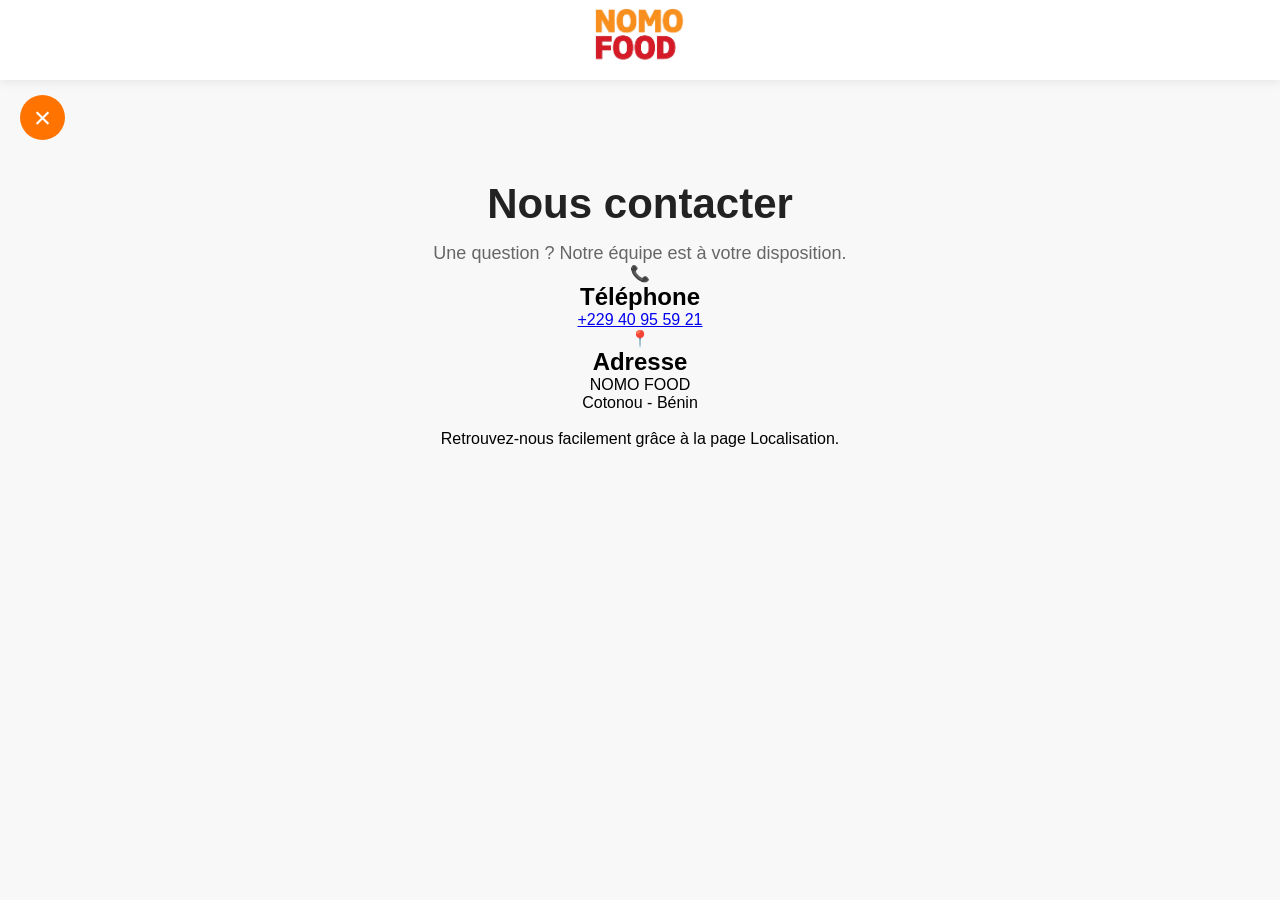
<file: contact.html>
<!DOCTYPE html>
<html lang="fr">
<head>

    <meta charset="UTF-8">

    <meta name="viewport" content="width=device-width, initial-scale=1.0">

    <title>Contact | NOMO FOOD</title>

    <link rel="stylesheet" href="contact.css">

</head>

<body>

<header class="navbar">

    <div class="logo">

        <a href="index.html">

            <img src="images/logo.png" alt="Logo NOMO FOOD">

        </a>

    </div>

</header>


<a href="index.html" class="back-btn">×</a>


<section class="contact">

    <h1>Nous contacter</h1>

    <p class="subtitle">

        Une question ? Notre équipe est à votre disposition.

    </p>


    <div class="contact-cards">

        <div class="contact-card">

            <div class="icon">📞</div>

            <h2>Téléphone</h2>

            <a href="tel:+22940955921">

                +229 40 95 59 21

            </a>

        </div>


        <div class="contact-card">

            <div class="icon">📍</div>

            <h2>Adresse</h2>

            <p>

                NOMO FOOD<br>

                Cotonou - Bénin<br><br>

                Retrouvez-nous facilement grâce à la page Localisation.

            </p>

        </div>

    </div>

</section>

</body>
</html>
</file>
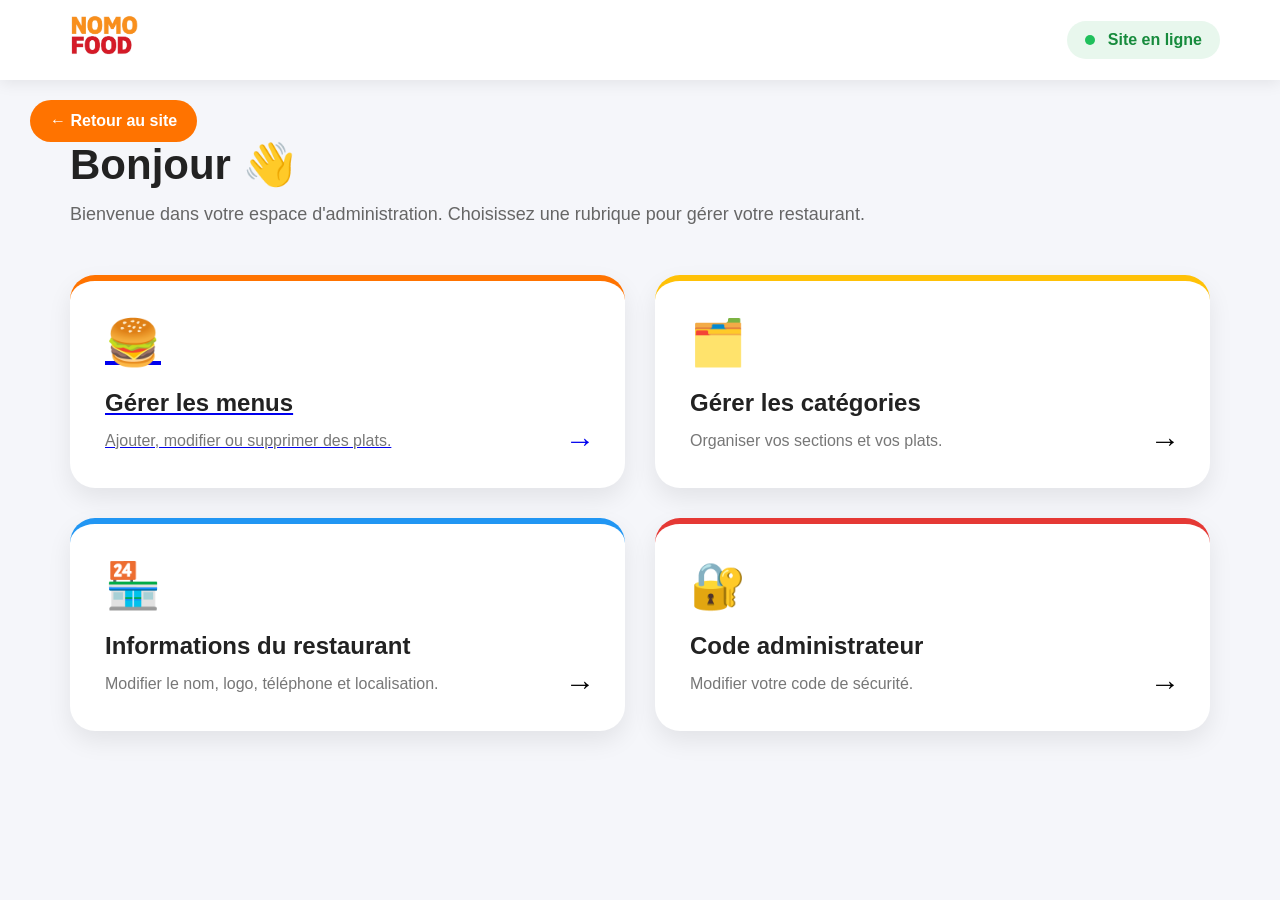
<file: dashboard.html>
<!DOCTYPE html>

<html lang="fr">

<head>

<meta charset="UTF-8">

<meta name="viewport" content="width=device-width, initial-scale=1.0">

<title>Administration - NOMO FOOD</title>

<link rel="stylesheet" href="dashboard.css">

</head>


<body>


<header class="dashboard-header">


    <div class="dashboard-logo">

        <img src="images/logo.png" alt="NOMO FOOD">

    </div>


    <div class="status">

        <span class="online-dot"></span>

        Site en ligne

    </div>


</header>

<a href="index.html" class="back-site">

    ← Retour au site

</a>



<main class="dashboard">


    <section class="welcome">


        <h1>
            Bonjour 👋
        </h1>


        <p>
            Bienvenue dans votre espace d'administration.
            Choisissez une rubrique pour gérer votre restaurant.
        </p>


    </section>



    <section class="dashboard-grid">



        <a href="menus-admin.html" class="admin-card menu-card">


            <div class="card-icon">

                🍔

            </div>


            <h2>
                Gérer les menus
            </h2>


            <p>
                Ajouter, modifier ou supprimer des plats.
            </p>


            <span class="arrow">
                →
            </span>


        </a>





        <div class="admin-card category-card">


            <div class="card-icon">

                🗂️

            </div>


            <h2>
                Gérer les catégories
            </h2>


            <p>
                Organiser vos sections et vos plats.
            </p>


            <span class="arrow">
                →
            </span>


        </div>





        <div class="admin-card info-card">


            <div class="card-icon">

                🏪

            </div>


            <h2>
                Informations du restaurant
            </h2>


            <p>
                Modifier le nom, logo, téléphone et localisation.
            </p>


            <span class="arrow">
                →
            </span>


        </div>





        <div class="admin-card security-card">


            <div class="card-icon">

                🔐

            </div>


            <h2>
                Code administrateur
            </h2>


            <p>
                Modifier votre code de sécurité.
            </p>


            <span class="arrow">
                →
            </span>


        </div>



    </section>



</main>




<script src="dashboard.js"></script>


</body>

</html>
</file>
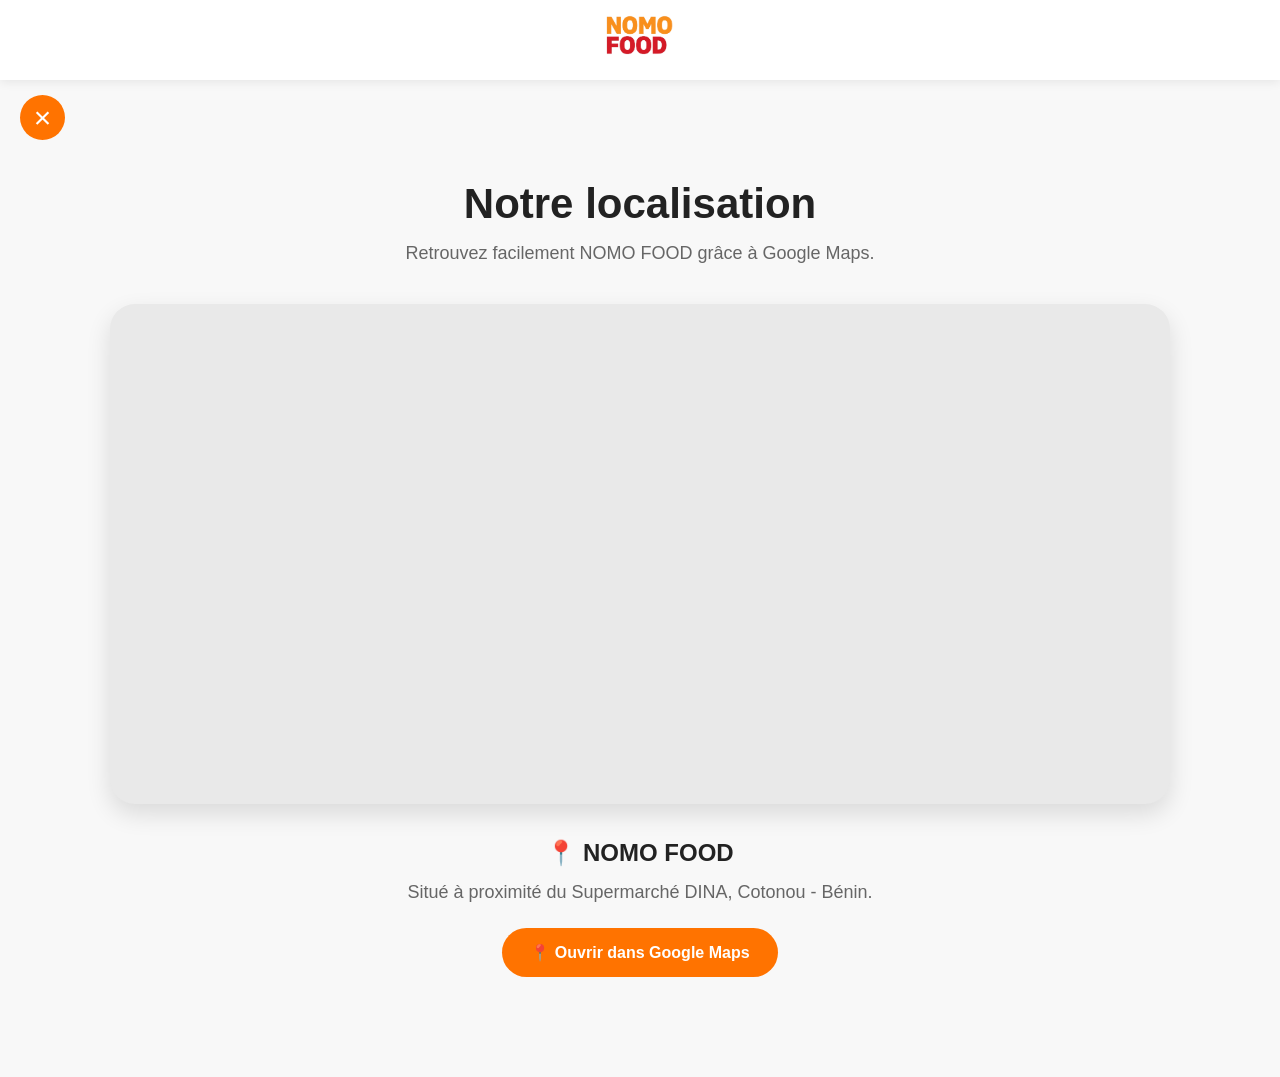
<file: localisation.html>
<!DOCTYPE html>
<html lang="fr">

<head>

    <meta charset="UTF-8">

    <meta name="viewport" content="width=device-width, initial-scale=1.0">

    <title>Localisation | NOMO FOOD</title>

    <link rel="stylesheet" href="localisation.css">

</head>

<body>

<header class="navbar">

    <div class="logo">

        <a href="index.html">

            <img src="images/logo.png" alt="Logo NOMO FOOD">

        </a>

    </div>

</header>

<a href="index.html" class="back-btn">×</a>

<section class="location">

    <h1>Notre localisation</h1>

    <p class="subtitle">

        Retrouvez facilement NOMO FOOD grâce à Google Maps.

    </p>

    <div class="map-container">

<iframe
src="https://www.google.com/maps?q=Supermarch%C3%A9%20DINA%20Cotonou%20Benin&output=embed"
width="100%"
height="100%"
style="border:0;"
allowfullscreen=""
loading="lazy"
referrerpolicy="no-referrer-when-downgrade">
</iframe>

</div>

<div class="location-info">

    <h2>📍 NOMO FOOD</h2>

    <p>

        Situé à proximité du Supermarché DINA,
        Cotonou - Bénin.

    </p>

    <a
    href="https://www.google.com/maps/search/?api=1&query=Supermarch%C3%A9+DINA+Cotonou+Benin"
    target="_blank"
    class="maps-btn">

        📍 Ouvrir dans Google Maps

    </a>

</div>

</section>

</body>

</html>
</file>
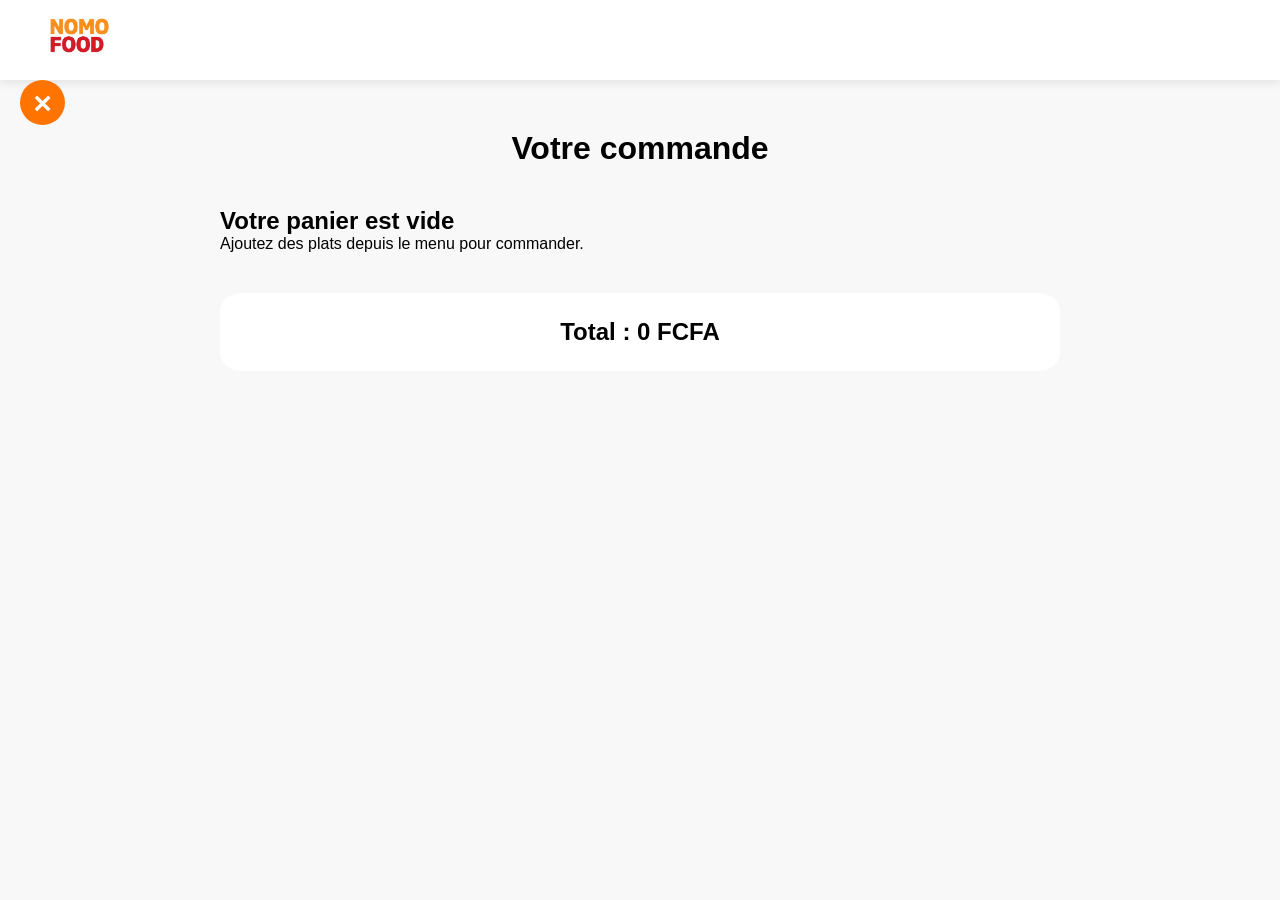
<file: panier.html>
<!DOCTYPE html>
<html lang="fr">

<head>

    <meta charset="UTF-8">

    <meta name="viewport" content="width=device-width, initial-scale=1.0">

    <title>Panier | NOMO FOOD</title>

    <link rel="stylesheet" href="panier.css">

</head>


<body>

    <button class="back-btn" onclick="history.back()">
    ×
</button>

<header class="navbar">

    <div class="logo">

        <a href="index.html">

            <img src="images/logo.png" alt="Logo NOMO FOOD">

        </a>

    </div>


</header>



<main class="cart-page">


    <h1>Votre commande</h1>


    <div id="cart-list">


    </div>



    <div class="cart-summary">


        <h2 id="total">

            Total : 0 FCFA

        </h2>


        <button id="validate-order">

            Valider la commande

        </button>


    </div>


</main>





<div class="whatsapp-modal" id="whatsapp-modal">

    <div class="whatsapp-box">

        <button class="close-modal">
            ×
        </button>

        <h2>
            Finaliser la commande
        </h2>

<p>
    Entrez vos informations pour finaliser la commande
</p>


<input 
type="tel"
id="client-number"
placeholder="Votre numéro WhatsApp">




<label for="table-number">
    Numéro de table
</label>

<input 
type="text"
id="table-number"
placeholder="Ex : Table 12">

<small>
    À remplir uniquement si vous mangez sur place
</small>


        <button id="send-order">
            Envoyer la commande
        </button>


    </div>

</div>

<script src="panier.js"></script>

</body>

</html>
</file>
<file: contact.css>
*{

    margin:0;

    padding:0;

    box-sizing:border-box;

}

body{

    font-family:Arial,sans-serif;

    background:#f8f8f8;

    padding-top:80px;

}

.navbar{

    height:80px;

    background:white;

    display:flex;

    align-items:center;

    justify-content:center;

    box-shadow:0 2px 10px rgba(0,0,0,.08);

    position:fixed;

    top:0;

    width:100%;

    z-index:1000;

}

.logo img{

    height:120px;

}

.back-btn{

    position:fixed;

    top:95px;

    left:20px;

    width:45px;

    height:45px;

    border-radius:50%;

    background:#ff7300;

    color:white;

    text-decoration:none;

    display:flex;

    align-items:center;

    justify-content:center;

    font-size:30px;

    transition:.25s;

    z-index:1500;

}

.back-btn:hover{

    transform:scale(1.1);

}

.back-btn:active{

    transform:scale(.9);

}

.contact{

    max-width:1000px;

    margin:80px auto;

    padding:20px;

    text-align:center;

}

.contact h1{

    font-size:42px;

    color:#222;

}

.subtitle{

    margin-top:15px;

    color:#666;

    font-size:18px;

}

/* Supprime le focus bleu */

*{

    -webkit-tap-highlight-color:transparent;

}

a,
button{

    outline:none;

}

a:focus,
a:focus-visible,
a:active,

button:focus,
button:focus-visible,
button:active{

    outline:none;

    box-shadow:none;

}
</file>
<file: dashboard.css>
*{

    margin:0;

    padding:0;

    box-sizing:border-box;

}


body{

    font-family:Arial,sans-serif;

    background:#f5f6fa;

    min-height:100vh;

}



/* HEADER */


.dashboard-header{

    height:80px;

    background:white;

    display:flex;

    align-items:center;

    justify-content:space-between;

    padding:0 60px;

    box-shadow:0 3px 15px rgba(0,0,0,.08);

}


.dashboard-logo img{

    height:90px;

}



.status{

    background:#e8f7ed;

    padding:10px 18px;

    border-radius:30px;

    color:#178b3d;

    font-weight:bold;

}



.online-dot{

    display:inline-block;

    width:10px;

    height:10px;

    background:#20c05c;

    border-radius:50%;

    margin-right:8px;

}



/* MAIN */


.dashboard{

    max-width:1200px;

    margin:auto;

    padding:60px 30px;

}



.welcome h1{

    font-size:42px;

    color:#222;

}



.welcome p{

    margin-top:15px;

    color:#666;

    font-size:18px;

}



/* CARDS */


.dashboard-grid{

    margin-top:50px;

    display:grid;

    grid-template-columns:repeat(2,1fr);

    gap:30px;

}



.admin-card{

    background:white;

    padding:35px;

    border-radius:25px;

    position:relative;

    cursor:pointer;

    box-shadow:0 10px 25px rgba(0,0,0,.08);

    transition:.3s ease;

}



.admin-card:hover{

    transform:translateY(-8px);

    box-shadow:0 18px 35px rgba(0,0,0,.15);

}



.card-icon{

    font-size:45px;

    margin-bottom:20px;

}



.admin-card h2{

    color:#222;

    margin-bottom:12px;

}



.admin-card p{

    color:#777;

    line-height:1.5;

}



.arrow{

    position:absolute;

    right:30px;

    bottom:30px;

    font-size:30px;

    transition:.3s;

}



.admin-card:hover .arrow{

    transform:translateX(10px);

}



/* COULEURS DES CARTES */


.menu-card{

    border-top:6px solid #ff7300;

}


.category-card{

    border-top:6px solid #ffc107;

}


.info-card{

    border-top:6px solid #2196f3;

}


.security-card{

    border-top:6px solid #e53935;

}



/* MOBILE */


@media(max-width:768px){


.dashboard-header{

    padding:0 20px;

}



.dashboard-logo img{

    height:70px;

}



.dashboard-grid{

    grid-template-columns:1fr;

}



.welcome h1{

    font-size:32px;

}


}

/* RETOUR SITE */

.back-site{

    position:fixed;

    top:100px;

    left:30px;

    background:#ff7300;

    color:white;

    text-decoration:none;

    padding:12px 20px;

    border-radius:30px;

    font-weight:bold;

    transition:.25s;

    z-index:1000;

}


.back-site:hover{

    transform:translateX(5px);

}

/* ANIMATION ARRIVEE */


.welcome{

    animation:fadeDown .6s ease;

}


.admin-card{

    opacity:0;

    animation:cardAppear .5s ease forwards;

}


.admin-card:nth-child(1){

    animation-delay:.2s;

}


.admin-card:nth-child(2){

    animation-delay:.35s;

}


.admin-card:nth-child(3){

    animation-delay:.5s;

}


.admin-card:nth-child(4){

    animation-delay:.65s;

}



@keyframes fadeDown{

    from{

        opacity:0;

        transform:translateY(-20px);

    }


    to{

        opacity:1;

        transform:translateY(0);

    }

}



@keyframes cardAppear{


    from{

        opacity:0;

        transform:translateY(30px);

    }


    to{

        opacity:1;

        transform:translateY(0);

    }

}
</file>
<file: localisation.css>
*{

    margin:0;

    padding:0;

    box-sizing:border-box;

}

body{

    font-family:Arial,sans-serif;

    background:#f8f8f8;

    padding-top:80px;

}

.navbar{

    height:80px;

    background:white;

    display:flex;

    justify-content:center;

    align-items:center;

    box-shadow:0 2px 10px rgba(0,0,0,.08);

    position:fixed;

    top:0;

    width:100%;

    z-index:1000;

}

.logo img{

    height:90px;

}

.back-btn{

    position:fixed;

    top:95px;

    left:20px;

    width:45px;

    height:45px;

    border-radius:50%;

    background:#ff7300;

    color:white;

    text-decoration:none;

    display:flex;

    justify-content:center;

    align-items:center;

    font-size:30px;

    transition:.25s;

    z-index:1500;

}

.back-btn:hover{

    transform:scale(1.1);

}

.back-btn:active{

    transform:scale(.9);

}

.location{

    max-width:1100px;

    margin:80px auto;

    padding:20px;

    text-align:center;

}

.location h1{

    font-size:42px;

    color:#222;

}

.subtitle{

    margin-top:15px;

    color:#666;

    font-size:18px;

}

.map-container{

    margin-top:40px;

    height:500px;

    border-radius:25px;

    overflow:hidden;

    box-shadow:0 10px 25px rgba(0,0,0,.12);

    background:#e9e9e9;

}

/* Supprime les effets de focus */

*{

    -webkit-tap-highlight-color:transparent;

}

a,
button{

    outline:none;

    -webkit-tap-highlight-color:transparent;

}

a:focus,
a:focus-visible,
a:active,

button:focus,
button:focus-visible,
button:active{

    outline:none;

    box-shadow:none;

}

.back-btn{

    outline:none;

    -webkit-tap-highlight-color:transparent;

}

.back-btn:focus,
.back-btn:focus-visible,
.back-btn:active{

    outline:none;

    box-shadow:none;

}

.location-info{

    margin-top:35px;

    text-align:center;

}

.location-info h2{

    color:#222;

    margin-bottom:15px;

}

.location-info p{

    color:#666;

    margin-bottom:25px;

    font-size:18px;

}

.maps-btn{

    display:inline-block;

    background:#ff7300;

    color:white;

    text-decoration:none;

    padding:15px 28px;

    border-radius:50px;

    font-weight:bold;

    transition:.25s;

}

.maps-btn:hover{

    transform:scale(1.05);

}

.maps-btn:active{

    transform:scale(.95);

}
</file>
<file: panier.css>
*{
    margin:0;
    padding:0;
    box-sizing:border-box;
}


body{

    font-family:Arial, sans-serif;

    background:#f8f8f8;

    padding-top:100px;

}


/* NAVBAR */

.navbar{

    position:fixed;

    top:0;
    left:0;

    width:100%;

    height:80px;

    background:white;

    display:flex;

    align-items:center;

    padding:0 40px;

    box-shadow:0 2px 10px rgba(0,0,0,.1);

}


.logo img{

    height:80px;

}



/* PAGE PANIER */

.cart-page{

    max-width:900px;

    margin:auto;

    padding:30px;

}


.cart-page h1{

    text-align:center;

    margin-bottom:40px;

}



/* PRODUIT */

.order-item{

    display:flex;

    align-items:center;

    gap:20px;

    background:white;

    padding:15px;

    margin-bottom:20px;

    border-radius:20px;

    box-shadow:0 5px 15px rgba(0,0,0,.08);

}



.order-item img{

    width:90px;

    height:90px;

    object-fit:cover;

    border-radius:15px;

}



.order-item h3{

    margin-bottom:10px;

}



.order-item p{

    margin:5px 0;

}



/* TOTAL */

.cart-summary{

    margin-top:40px;

    background:white;

    padding:25px;

    border-radius:20px;

    text-align:center;

}


#validate-order{

    margin-top:20px;

    padding:15px 30px;

    border:none;

    border-radius:30px;

    background:#ff7300;

    color:white;

    font-size:18px;

    font-weight:bold;

    cursor:pointer;

}

.back-btn{

    position:fixed;

    top:80px;

    left:20px;

    width:45px;

    height:45px;

    border-radius:50%;

    border:none;

    background:#ff7300;

    color:white;

    font-size:32px;

    font-weight:bold;

    display:flex;

    align-items:center;

    justify-content:center;

    cursor:pointer;

    z-index:3000;

    line-height:1;

    transition:.25s ease;

}


.back-btn:hover{

    transform:scale(1.1);

}


.back-btn:active{

    transform:scale(.9);

}

.order-item{

    position:relative;

}


.delete-item{

    position:absolute;

    right:15px;

    top:20px;

    width:30px;

    height:30px;

    border:none;

    border-radius:50%;

    background:#ff7300;

    color:white;

    font-size:22px;

    font-weight:bold;

    cursor:pointer;

}

.whatsapp-modal{

    display:none;

    position:fixed;

    inset:0;

    background:rgba(0,0,0,.5);

    z-index:5000;

    align-items:center;

    justify-content:center;

}


.whatsapp-modal.active{

    display:flex;

}


.whatsapp-box{

    width:90%;

    max-width:400px;

    background:white;

    border-radius:25px;

    padding:30px;

    text-align:center;

    position:relative;

}


.close-modal{

    position:absolute;

    right:15px;

    top:10px;

    width:35px;

    height:35px;

    border:none;

    border-radius:50%;

    background:#ff7300;

    color:white;

    font-size:25px;

}


#client-number,
#table-number{

    width:100%;

    padding:16px;

    margin:10px 0;

    border-radius:12px;

    border:1px solid #ddd;

    font-size:15px;

    background:#fafafa;

}


#send-order{

    width:100%;

    padding:15px;

    border:none;

    border-radius:50px;

    background:#ff7300;

    color:white;

    font-weight:bold;

}


/* MOBILE */

@media(max-width:768px){


    .navbar{

        height:70px;

        padding:0 20px;

    }


    .logo img{

        height:70px;

    }


    .cart-page{

        padding:20px 15px;

    }


    .order-item{

        gap:12px;

        padding:12px;

    }


    .order-item img{

        width:65px;

        height:65px;

    }


    .order-item h3{

        font-size:16px;

    }


    .order-item p{

        font-size:14px;

    }


    #validate-order{

        width:100%;

    }

}

button,
input{

    outline:none;

    box-shadow:none;

    -webkit-tap-highlight-color:transparent;

}

button:focus,
button:focus-visible,
button:active,

input:focus,
input:focus-visible,
input:active{

    outline:none;

    box-shadow:none;

}

.whatsapp-box label{

    display:block;

    text-align:left;

    font-size:14px;

    font-weight:bold;

    margin-top:10px;

    color:#444;

}


.whatsapp-box small{

    display:block;

    text-align:left;

    font-size:12px;

    color:#777;

    margin-top:-5px;

    margin-bottom:10px;

}
</file>
